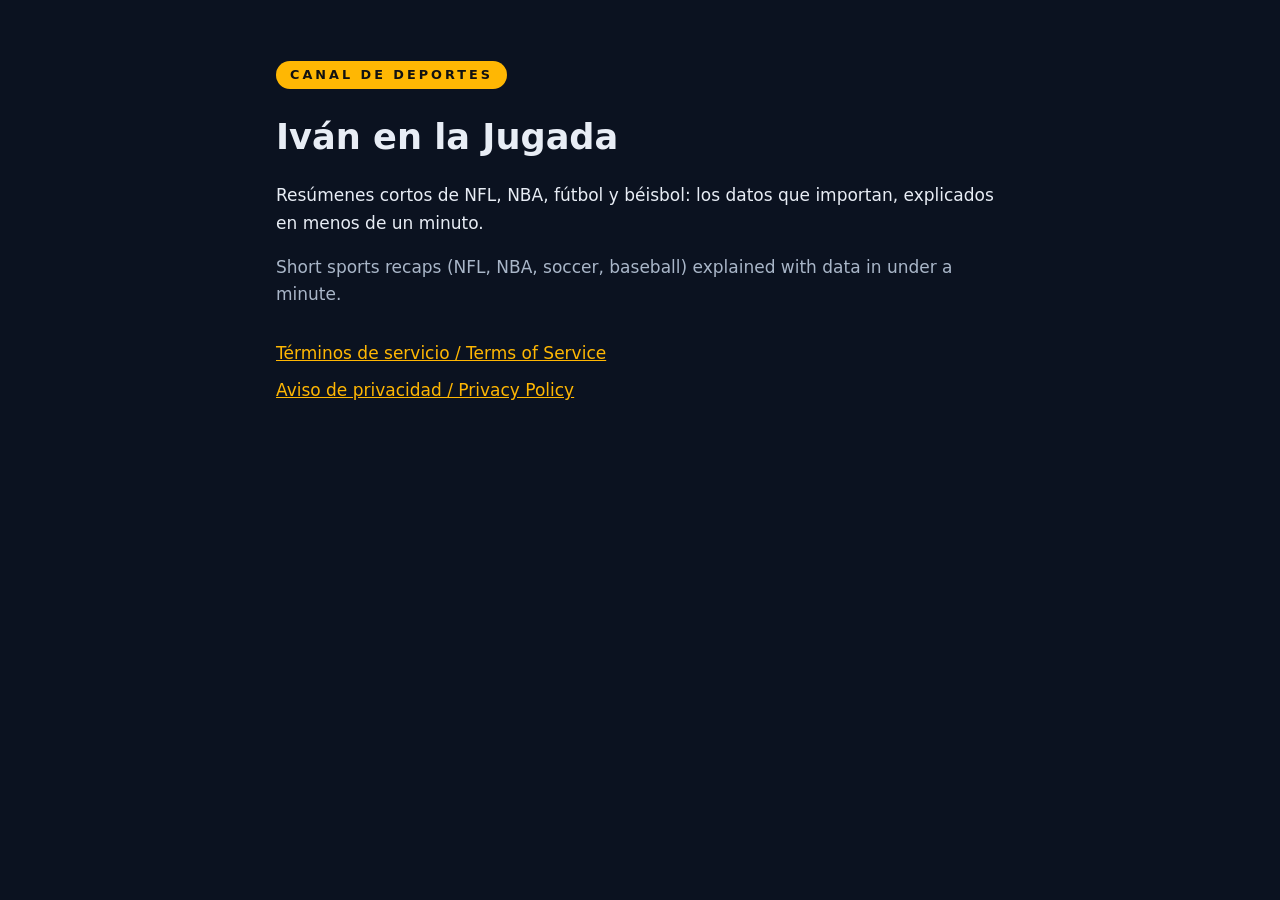
<file: index.html>
<!doctype html>
<html lang="es">
<head>
<meta charset="utf-8">
<meta name="viewport" content="width=device-width, initial-scale=1">
<title>Iván en la Jugada</title>
<link rel="stylesheet" href="estilo.css">
</head>
<body>
<main>
  <p class="chip">CANAL DE DEPORTES</p>
  <h1>Iván en la Jugada</h1>
  <p>Resúmenes cortos de NFL, NBA, fútbol y béisbol: los datos que importan, explicados en menos de un minuto.</p>
  <p class="en">Short sports recaps (NFL, NBA, soccer, baseball) explained with data in under a minute.</p>
  <nav>
    <a href="terminos.html">Términos de servicio / Terms of Service</a>
    <a href="privacidad.html">Aviso de privacidad / Privacy Policy</a>
  </nav>
</main>
</body>
</html>
</file>
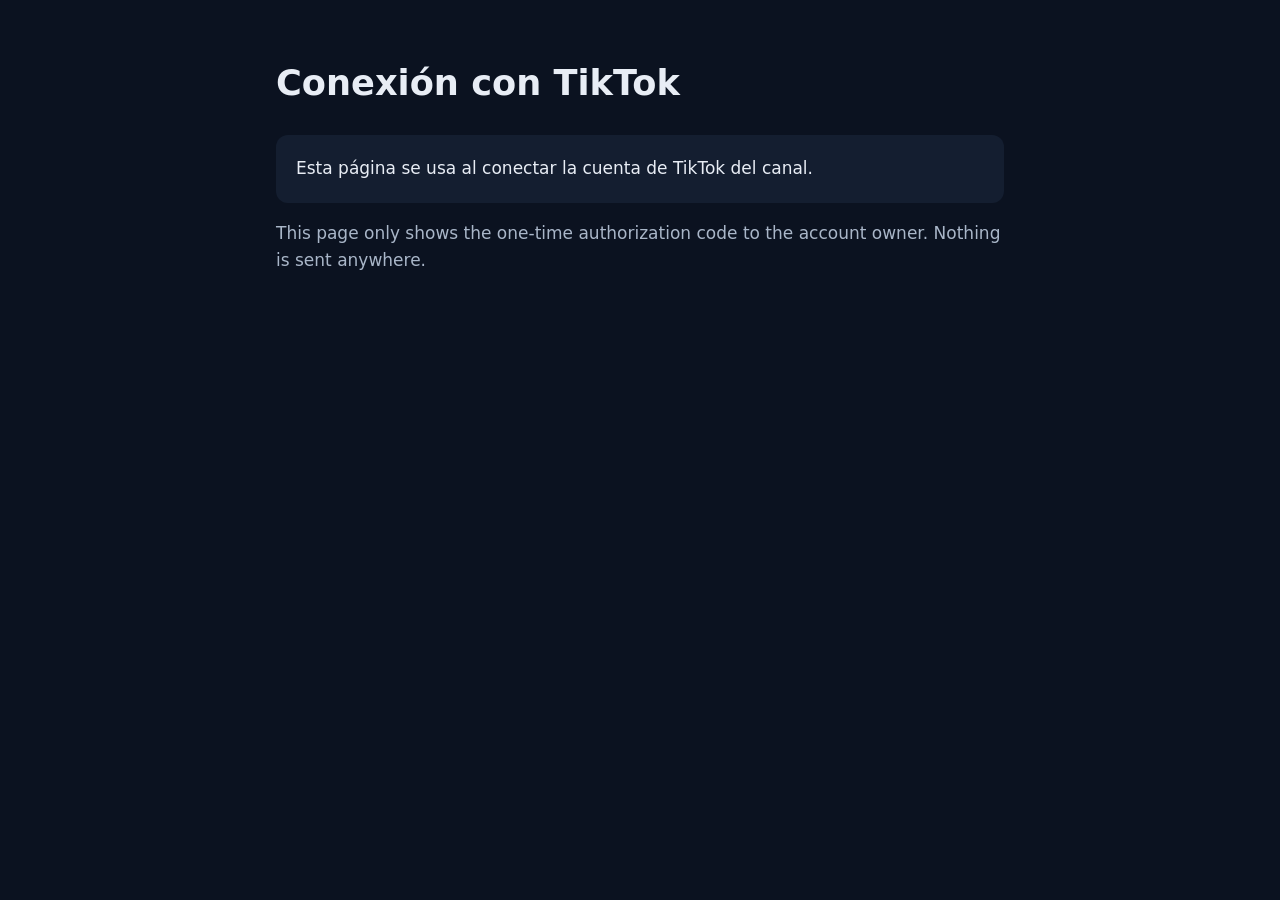
<file: callback.html>
<!doctype html>
<html lang="es">
<head>
<meta charset="utf-8">
<meta name="viewport" content="width=device-width, initial-scale=1">
<meta name="referrer" content="no-referrer">
<title>Conexión con TikTok · Iván en la Jugada</title>
<link rel="stylesheet" href="estilo.css">
</head>
<body>
<main>
  <h1>Conexión con TikTok</h1>
  <div class="caja" id="caja">Leyendo la respuesta de TikTok…</div>
  <p class="en">This page only shows the one-time authorization code to the account owner. Nothing is sent anywhere.</p>
</main>
<script>
  // Solo muestra el código en pantalla para que el dueño lo pegue en su
  // script de configuración. No envía nada a ningún servidor.
  (function () {
    var p = new URLSearchParams(location.search);
    var caja = document.getElementById("caja");
    var codigo = p.get("code");
    var error = p.get("error_description") || p.get("error");
    if (codigo) {
      caja.innerHTML = "<p>✅ Autorizado. Copia este código y pégalo en la terminal donde corre el script de configuración:</p><p><code></code></p><p>El código vence en pocos minutos y sirve una sola vez.</p>";
      caja.querySelector("code").textContent = codigo;
      history.replaceState(null, "", location.pathname);
    } else if (error) {
      caja.textContent = "❌ TikTok respondió: " + error;
    } else {
      caja.textContent = "Esta página se usa al conectar la cuenta de TikTok del canal.";
    }
  })();
</script>
</body>
</html>
</file>
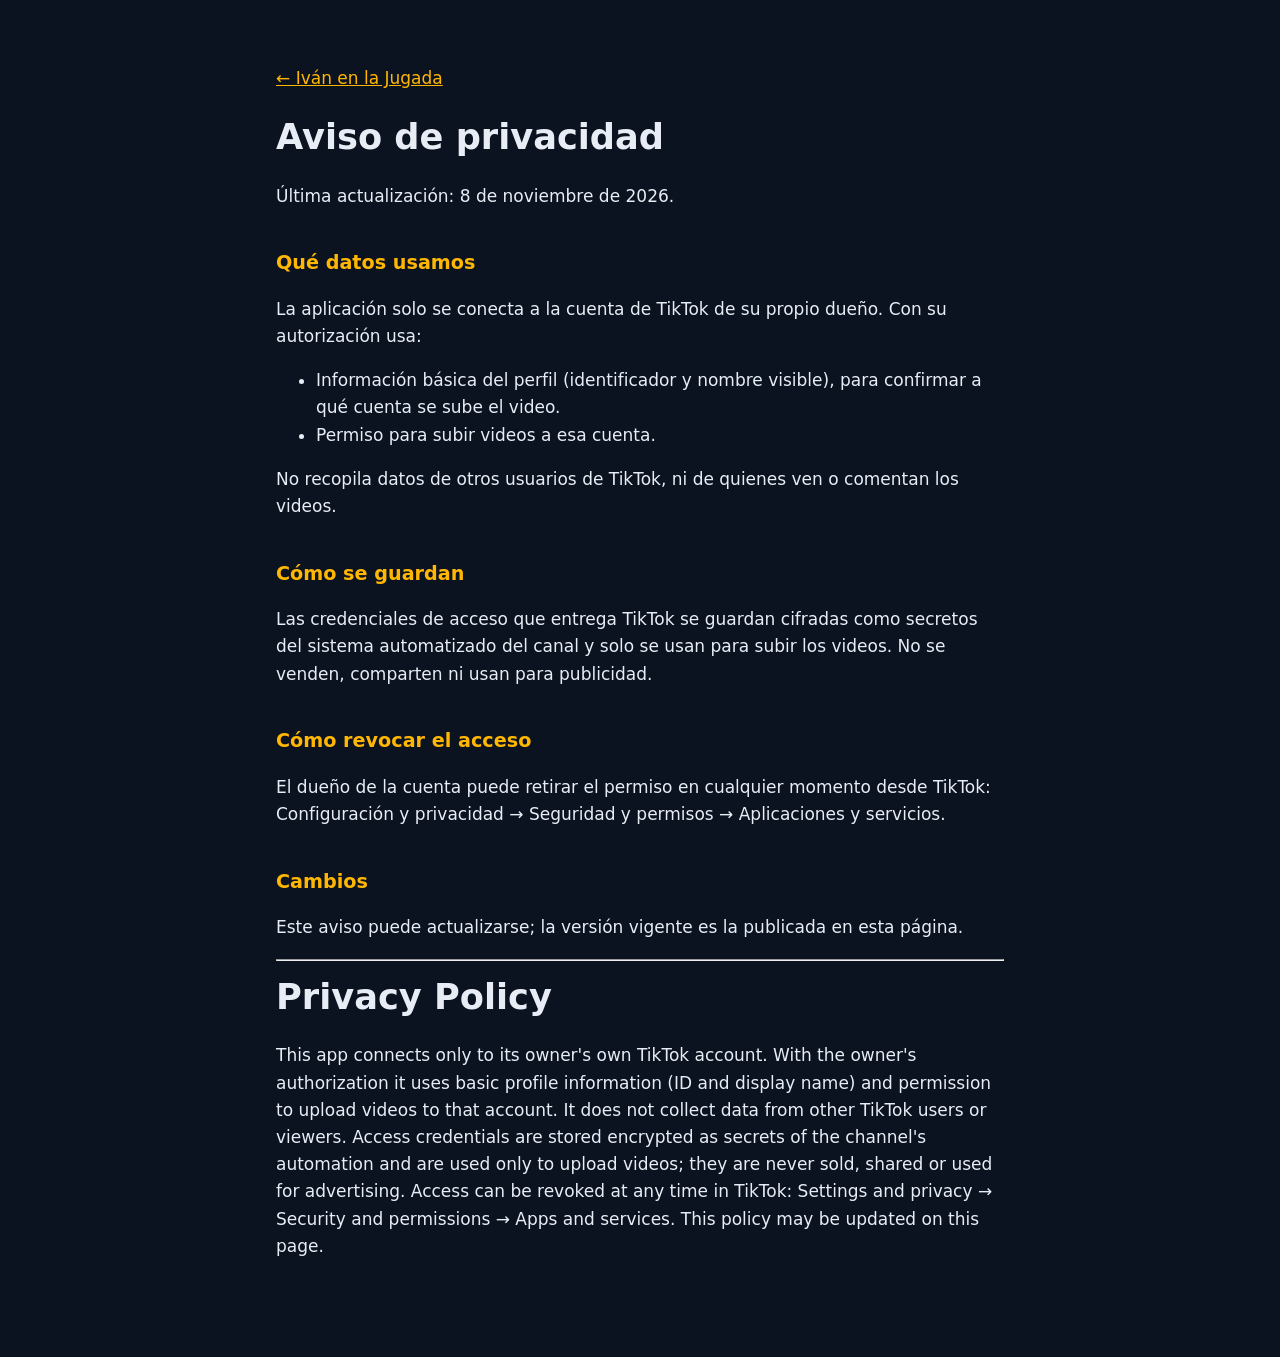
<file: privacidad.html>
<!doctype html>
<html lang="es">
<head>
<meta charset="utf-8">
<meta name="viewport" content="width=device-width, initial-scale=1">
<title>Aviso de privacidad · Iván en la Jugada</title>
<link rel="stylesheet" href="estilo.css">
</head>
<body>
<main>
  <p><a href="index.html">← Iván en la Jugada</a></p>
  <h1>Aviso de privacidad</h1>
  <p>Última actualización: 8 de noviembre de 2026.</p>

  <h2>Qué datos usamos</h2>
  <p>La aplicación solo se conecta a la cuenta de TikTok de su propio dueño. Con su autorización usa:</p>
  <ul>
    <li>Información básica del perfil (identificador y nombre visible), para confirmar a qué cuenta se sube el video.</li>
    <li>Permiso para subir videos a esa cuenta.</li>
  </ul>
  <p>No recopila datos de otros usuarios de TikTok, ni de quienes ven o comentan los videos.</p>

  <h2>Cómo se guardan</h2>
  <p>Las credenciales de acceso que entrega TikTok se guardan cifradas como secretos del sistema automatizado del canal y solo se usan para subir los videos. No se venden, comparten ni usan para publicidad.</p>

  <h2>Cómo revocar el acceso</h2>
  <p>El dueño de la cuenta puede retirar el permiso en cualquier momento desde TikTok: Configuración y privacidad → Seguridad y permisos → Aplicaciones y servicios.</p>

  <h2>Cambios</h2>
  <p>Este aviso puede actualizarse; la versión vigente es la publicada en esta página.</p>

  <hr>
  <h1>Privacy Policy</h1>
  <p>This app connects only to its owner's own TikTok account. With the owner's authorization it uses basic profile information (ID and display name) and permission to upload videos to that account. It does not collect data from other TikTok users or viewers. Access credentials are stored encrypted as secrets of the channel's automation and are used only to upload videos; they are never sold, shared or used for advertising. Access can be revoked at any time in TikTok: Settings and privacy → Security and permissions → Apps and services. This policy may be updated on this page.</p>
</main>
</body>
</html>
</file>
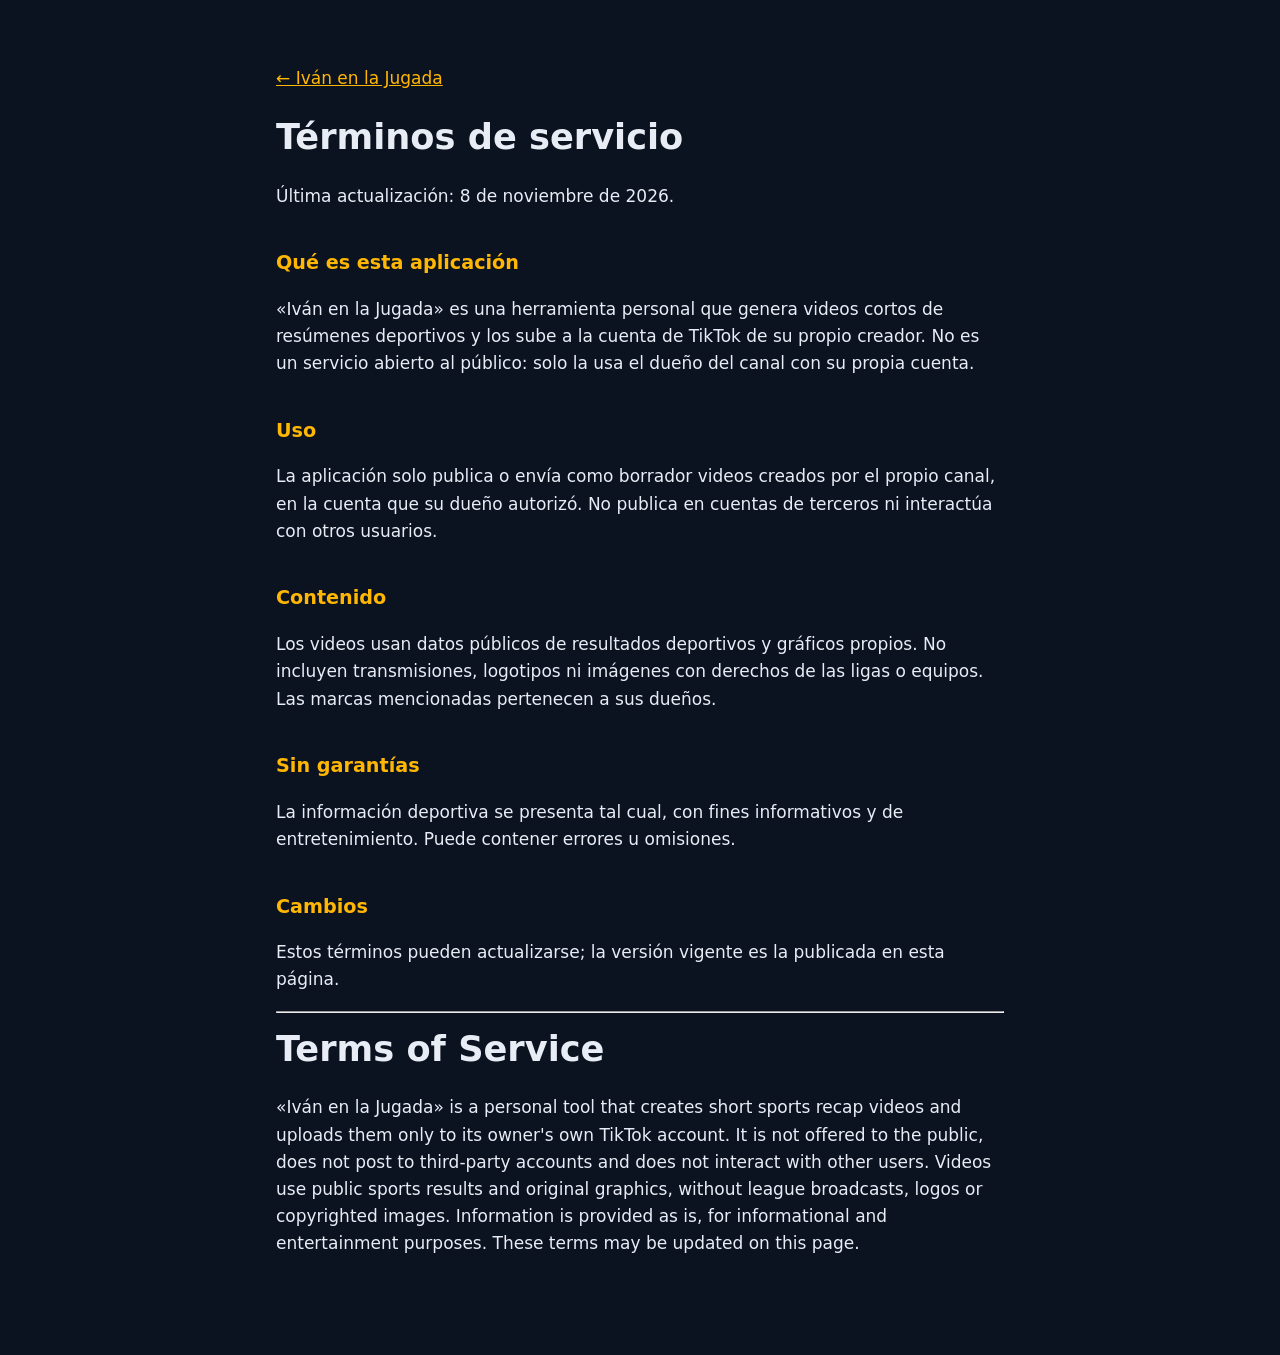
<file: terminos.html>
<!doctype html>
<html lang="es">
<head>
<meta charset="utf-8">
<meta name="viewport" content="width=device-width, initial-scale=1">
<title>Términos de servicio · Iván en la Jugada</title>
<link rel="stylesheet" href="estilo.css">
</head>
<body>
<main>
  <p><a href="index.html">← Iván en la Jugada</a></p>
  <h1>Términos de servicio</h1>
  <p>Última actualización: 8 de noviembre de 2026.</p>

  <h2>Qué es esta aplicación</h2>
  <p>«Iván en la Jugada» es una herramienta personal que genera videos cortos de resúmenes deportivos y los sube a la cuenta de TikTok de su propio creador. No es un servicio abierto al público: solo la usa el dueño del canal con su propia cuenta.</p>

  <h2>Uso</h2>
  <p>La aplicación solo publica o envía como borrador videos creados por el propio canal, en la cuenta que su dueño autorizó. No publica en cuentas de terceros ni interactúa con otros usuarios.</p>

  <h2>Contenido</h2>
  <p>Los videos usan datos públicos de resultados deportivos y gráficos propios. No incluyen transmisiones, logotipos ni imágenes con derechos de las ligas o equipos. Las marcas mencionadas pertenecen a sus dueños.</p>

  <h2>Sin garantías</h2>
  <p>La información deportiva se presenta tal cual, con fines informativos y de entretenimiento. Puede contener errores u omisiones.</p>

  <h2>Cambios</h2>
  <p>Estos términos pueden actualizarse; la versión vigente es la publicada en esta página.</p>

  <hr>
  <h1>Terms of Service</h1>
  <p>«Iván en la Jugada» is a personal tool that creates short sports recap videos and uploads them only to its owner's own TikTok account. It is not offered to the public, does not post to third-party accounts and does not interact with other users. Videos use public sports results and original graphics, without league broadcasts, logos or copyrighted images. Information is provided as is, for informational and entertainment purposes. These terms may be updated on this page.</p>
</main>
</body>
</html>
</file>
<file: estilo.css>
:root { --fondo: #0B1220; --texto: #E8EDF5; --suave: #A9B6C8; --acento: #FFB703; }
* { box-sizing: border-box; }
body { margin: 0; background: var(--fondo); color: var(--texto); font: 17px/1.6 "Segoe UI", system-ui, sans-serif; }
main { max-width: 760px; margin: 0 auto; padding: 48px 16px 80px; }
h1 { font-size: 2.2rem; margin: 0.2em 0 0.4em; }
h2 { font-size: 1.2rem; margin-top: 2em; color: var(--acento); }
a { color: var(--acento); }
nav { display: flex; flex-direction: column; gap: 10px; margin-top: 32px; }
.chip { display: inline-block; background: var(--acento); color: #111; font-weight: 800; letter-spacing: 3px; font-size: 0.8rem; padding: 4px 14px; border-radius: 999px; }
.en { color: var(--suave); }
code { background: #1C2638; padding: 2px 8px; border-radius: 6px; word-break: break-all; }
.caja { background: #141E30; border-radius: 12px; padding: 20px; margin-top: 24px; }
</file>
